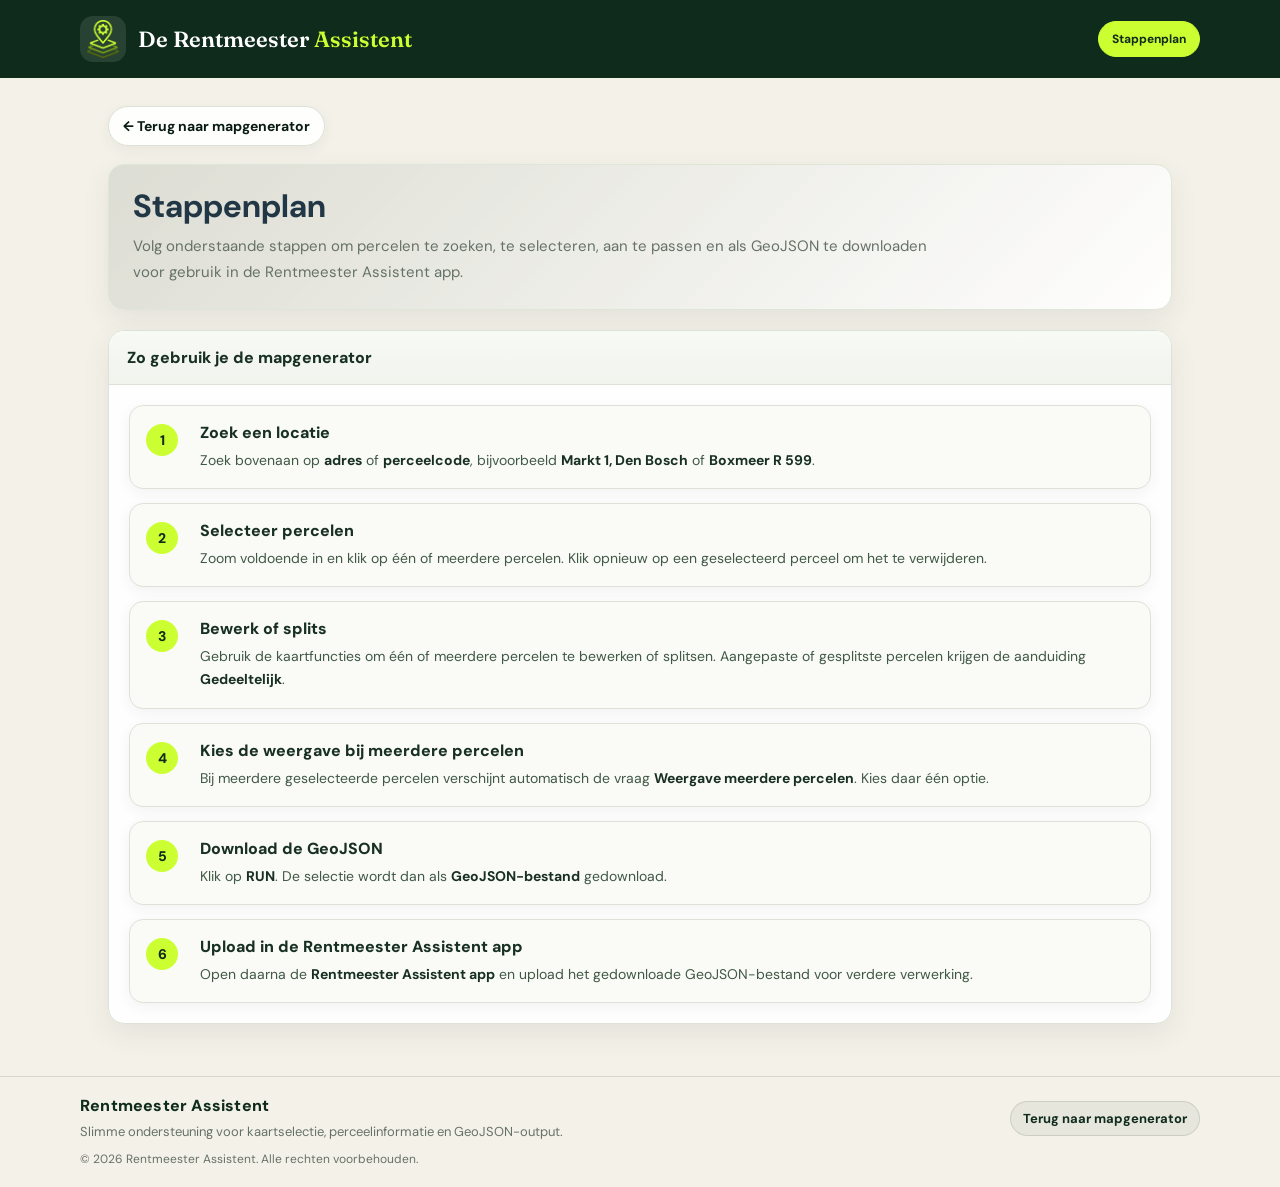
<file: help.html>
<!DOCTYPE html>
<html lang="nl">
<head>
  <meta charset="UTF-8" />
  <meta name="viewport" content="width=device-width, initial-scale=1.0" />
  <title>Help | Rentmeester Assistent</title>

  <link rel="preconnect" href="https://fonts.googleapis.com">
  <link rel="preconnect" href="https://fonts.gstatic.com" crossorigin>
  <link href="https://fonts.googleapis.com/css2?family=DM+Sans:wght@400;500;600;700&family=Fraunces:wght@600;700&display=swap" rel="stylesheet">
  <style>
    :root {
      --brand: #0F2B1B;
      --brand-dark: #091C11;
      --brand-soft: #F1F6EA;
      --brand-soft-2: #F8FAF4;
      --bg: #F3F4EE;
      --panel: #ffffff;
      --text: #17251C;
      --text-soft: #667267;
      --border: #DCE2D7;
      --border-strong: #C8D1C3;
      --shadow: 0 10px 28px rgba(34, 52, 67, 0.08);
      --shadow-soft: 0 4px 14px rgba(34, 52, 67, 0.06);
      --radius: 16px;
    }

    * {
      box-sizing: border-box;
    }

    html, body {
      margin: 0;
      padding: 0;
      font-family: Arial, Helvetica, sans-serif;
      background:
        radial-gradient(circle at top left, #fafbfd 0%, #F3F4EE 45%, #E8ECE3 100%);
      color: var(--text);
    }

    body {
      min-height: 100vh;
      display: flex;
      flex-direction: column;
    }

    header {
      backdrop-filter: blur(10px);
      background: linear-gradient(135deg, #0F2B1B 0%, #091C11 100%);
      border-bottom: 1px solid rgba(255,255,255,0.10);
      box-shadow: 0 8px 24px rgba(0,0,0,0.10);
    }

    .header-inner {
      max-width: 1600px;
      margin: 0 auto;
      padding: 16px 24px;
      display: flex;
      flex-wrap: wrap;
      align-items: center;
      justify-content: space-between;
      gap: 14px;
    }

    .brand-block {
      display: flex;
      align-items: center;
      gap: 14px;
      min-width: 0;
    }

    .brand-logo {
      width: 52px;
      height: 52px;
      object-fit: contain;
      border-radius: 12px;
      background: rgba(255,255,255,0.12);
      padding: 6px;
      box-shadow: 0 4px 12px rgba(0,0,0,0.10);
      flex-shrink: 0;
    }

    .brand-text {
      display: flex;
      flex-direction: column;
      justify-content: center;
      min-width: 0;
    }

    .brand-title {
      margin: 0;
      font-size: 28px;
      font-weight: 800;
      color: #ffffff;
      letter-spacing: 0.2px;
      line-height: 1.1;
    }

    .header-badge {
      padding: 9px 14px;
      border-radius: 999px;
      background: rgba(255,255,255,0.12);
      border: 1px solid rgba(255,255,255,0.18);
      font-size: 12px;
      font-weight: 800;
      color: #ffffff;
      white-space: nowrap;
      box-shadow: inset 0 1px 0 rgba(255,255,255,0.08);
    }

    .page {
      flex: 1;
      width: 100%;
      max-width: 1100px;
      margin: 0 auto;
      padding: 28px 18px;
    }

    .breadcrumb {
      margin-bottom: 18px;
    }

    .back-link {
      display: inline-flex;
      align-items: center;
      gap: 8px;
      text-decoration: none;
      color: var(--brand-dark);
      font-weight: 700;
      font-size: 14px;
      padding: 10px 14px;
      border-radius: 999px;
      background: rgba(255,255,255,0.9);
      border: 1px solid var(--border);
      box-shadow: var(--shadow-soft);
      transition: 0.18s ease;
    }

    .back-link:hover {
      transform: translateY(-1px);
      background: #fff;
      border-color: #BFCDB7;
    }

    .intro-card {
      margin-bottom: 20px;
      background: linear-gradient(135deg, rgba(15, 43, 27, 0.10), rgba(255,255,255,0.92));
      border: 1px solid #DDE6D7;
      border-radius: var(--radius);
      padding: 24px;
      box-shadow: var(--shadow);
    }

    .hero-title {
      margin: 0 0 10px;
      font-size: 32px;
      line-height: 1.1;
      color: #223745;
    }

    .hero-text {
      margin: 0;
      font-size: 15px;
      line-height: 1.7;
      color: var(--text-soft);
      max-width: 820px;
    }

    .card {
      background: rgba(255,255,255,0.96);
      border: 1px solid var(--border);
      border-radius: var(--radius);
      overflow: hidden;
      box-shadow: var(--shadow);
    }

    .card-header {
      padding: 16px 18px;
      background: linear-gradient(to bottom, #F8FAF5, #F0F4ED);
      border-bottom: 1px solid var(--border);
    }

    .card-title {
      margin: 0;
      font-size: 16px;
      font-weight: 800;
      color: #183021;
    }

    .card-content {
      padding: 20px;
    }

    .step-list {
      display: grid;
      gap: 14px;
    }

    .step-item {
      background: #FAFBF7;
      border: 1px solid var(--border);
      border-radius: 14px;
      padding: 16px;
      box-shadow: var(--shadow-soft);
      display: grid;
      grid-template-columns: 40px 1fr;
      gap: 14px;
      align-items: start;
    }

    .step-number {
      display: inline-flex;
      align-items: center;
      justify-content: center;
      width: 32px;
      height: 32px;
      border-radius: 999px;
      background: var(--brand);
      color: #fff;
      font-weight: 800;
      font-size: 14px;
      margin-top: 2px;
    }

    .step-body {
      min-width: 0;
    }

    .step-title {
      font-size: 16px;
      font-weight: 800;
      color: #183021;
      margin-bottom: 6px;
    }

    .step-text {
      font-size: 14px;
      line-height: 1.65;
      color: #405845;
    }

    .step-text strong {
      color: #183021;
    }

    .site-footer {
      margin-top: 24px;
      background: linear-gradient(180deg, rgba(15, 43, 27, 0.98), rgba(53, 82, 103, 0.98));
      border-top: 1px solid rgba(255,255,255,0.08);
      color: #ffffff;
      box-shadow: 0 -6px 18px rgba(0,0,0,0.05);
    }

    .footer-inner {
      max-width: 1600px;
      margin: 0 auto;
      padding: 22px 24px;
      display: flex;
      align-items: center;
      justify-content: space-between;
      gap: 20px;
      flex-wrap: wrap;
    }

    .footer-left {
      display: flex;
      flex-direction: column;
      gap: 6px;
    }

    .footer-title {
      font-size: 16px;
      font-weight: 800;
      letter-spacing: 0.2px;
    }

    .footer-text {
      font-size: 13px;
      color: rgba(255,255,255,0.82);
      line-height: 1.5;
    }

    .footer-right {
      display: flex;
      align-items: center;
      gap: 10px;
      flex-wrap: wrap;
    }

    .footer-link {
      color: #ffffff;
      text-decoration: none;
      font-size: 13px;
      font-weight: 700;
      padding: 8px 12px;
      border-radius: 999px;
      background: rgba(255,255,255,0.10);
      border: 1px solid rgba(255,255,255,0.16);
      transition: 0.18s ease;
    }

    .footer-link:hover {
      background: rgba(255,255,255,0.18);
      border-color: rgba(255,255,255,0.24);
    }

    .footer-bottom {
      max-width: 1600px;
      margin: 0 auto;
      padding: 0 24px 20px;
      font-size: 12px;
      color: rgba(255,255,255,0.72);
    }

    @media (max-width: 700px) {
      .header-inner {
        padding: 16px;
      }

      .brand-logo {
        width: 44px;
        height: 44px;
        padding: 5px;
      }

      .brand-title {
        font-size: 24px;
      }

      .page {
        padding: 18px 12px;
      }

      .hero-title {
        font-size: 28px;
      }

      .step-item {
        grid-template-columns: 1fr;
        gap: 10px;
      }

      .footer-inner,
      .footer-bottom {
        padding-left: 16px;
        padding-right: 16px;
      }

      .footer-inner {
        align-items: flex-start;
      }

      .footer-right {
        width: 100%;
      }
    }
  

    /* Huisstijl: alleen kleurwijzigingen; indeling en functies blijven origineel. */
    :root {
      --brand: #0F2B1B;
      --brand-dark: #091C11;
      --brand-soft: #F1F6EA;
      --brand-soft-2: #F8FAF4;
      --bg: #F3F4EE;
      --panel: #ffffff;
      --text: #17251C;
      --text-soft: #667267;
      --border: #DCE2D7;
      --border-strong: #C8D1C3;
      --accent: #A8D900;
      --accent-fill: rgba(204,255,49,.22);
      --run: #CCFF31;
      --run-hover: #B8EB24;
    }

    header {
      background: linear-gradient(135deg, #0F2B1B 0%, #091C11 100%);
    }

    .header-nav-btn.active {
      background: #CCFF31;
      border-color: #CCFF31;
      color: #0F2B1B;
    }

    .header-nav-btn.active:hover {
      background: #DBFF73;
      border-color: #DBFF73;
      color: #0F2B1B;
    }

    .toolbar-link,
    .run-btn,
    .file-upload-btn {
      background: linear-gradient(to bottom, #CCFF31, #B8EB24) !important;
      border-color: #A7D600 !important;
      color: #0F2B1B !important;
      box-shadow: 0 8px 18px rgba(15,43,27,.16) !important;
    }

    .toolbar-link:hover,
    .run-btn:hover,
    .file-upload-btn:hover {
      background: linear-gradient(to bottom, #DBFF73, #C7F23B) !important;
      border-color: #98C500 !important;
      color: #0F2B1B !important;
    }

    .step-number {
      background: #CCFF31;
      color: #0F2B1B;
    }

    .site-footer {
      background: linear-gradient(180deg, #0F2B1B, #091C11);
    }

  
    .brand-home-link {
      display: inline-flex;
      align-items: center;
      color: inherit;
      text-decoration: none;
      border-radius: 14px;
    }
    .brand-home-link:focus-visible {
      outline: 3px solid #CCFF31;
      outline-offset: 4px;
    }

  

    /* Gelijke vormgeving op alle pagina's: gebaseerd op de landingspagina. */
    :root {
      --green: #0F2B1B;
      --green-dark: #091C11;
      --lime: #CCFF31;
      --cream: #F4F1E8;
      --white: #FFFFFF;
      --text: #183021;
      --muted: #667267;
      --line: rgba(15, 43, 27, .13);
      --body: "DM Sans", Arial, sans-serif;
      --display: "Fraunces", Georgia, serif;
    }

    html, body {
      font-family: var(--body) !important;
      background: var(--cream) !important;
      color: var(--text);
    }

    .topbar {
      position: relative;
      z-index: 6000;
      background: var(--green) !important;
      color: var(--white);
      border-bottom: 0;
      box-shadow: none;
      backdrop-filter: none;
    }

    .topbar-inner {
      width: min(1120px, calc(100% - 36px));
      max-width: none;
      min-height: 78px;
      margin: 0 auto;
      padding: 0;
      display: flex;
      align-items: center;
      justify-content: space-between;
      gap: 20px;
      flex-wrap: wrap;
    }

    .brand {
      display: inline-flex;
      align-items: center;
      gap: 12px;
      color: var(--white);
      text-decoration: none;
      flex-shrink: 0;
    }

    .brand img {
      width: 46px;
      height: 46px;
      object-fit: contain;
      padding: 4px;
      border-radius: 13px;
      background: rgba(255,255,255,.10);
      box-shadow: none;
    }

    .brand strong {
      font-family: var(--display);
      font-size: 22px;
      font-weight: 600;
      line-height: 1;
      white-space: nowrap;
    }

    .brand span { color: var(--lime); }

    .header-actions {
      display: flex;
      align-items: center;
      justify-content: flex-end;
      gap: 8px;
      flex-wrap: wrap;
    }

    .header-nav-btn,
    .header-badge {
      padding: 9px 13px;
      border-radius: 999px;
      background: rgba(255,255,255,.08);
      border: 1px solid rgba(255,255,255,.16);
      color: var(--white);
      font-family: var(--body);
      font-size: 12px;
      font-weight: 700;
      text-decoration: none;
      white-space: nowrap;
      box-shadow: none;
      transition: background .18s ease, border-color .18s ease, color .18s ease;
    }

    .header-nav-btn:hover {
      background: rgba(255,255,255,.15);
      border-color: rgba(255,255,255,.25);
    }

    .header-nav-btn.active,
    .header-nav-btn.active:hover,
    .header-badge {
      background: var(--lime);
      border-color: var(--lime);
      color: var(--green);
    }

    .page { background: transparent; }

    .site-footer {
      margin-top: 24px;
      background: transparent !important;
      color: var(--muted);
      border-top: 1px solid var(--line);
      box-shadow: none;
    }

    .footer-inner {
      width: min(1120px, calc(100% - 36px));
      max-width: none;
      min-height: 74px;
      margin: 0 auto;
      padding: 18px 0 10px;
    }

    .footer-title { color: var(--green); }
    .footer-text, .footer-bottom { color: var(--muted); }

    .footer-link {
      color: var(--green);
      background: rgba(15,43,27,.05);
      border-color: var(--line);
    }

    .footer-link:hover {
      color: var(--green-dark);
      background: rgba(15,43,27,.10);
      border-color: rgba(15,43,27,.22);
    }

    .footer-bottom {
      width: min(1120px, calc(100% - 36px));
      max-width: none;
      margin: 0 auto;
      padding: 0 0 20px;
    }

    @media (max-width: 900px) {
      .topbar-inner {
        padding: 12px 0;
        align-items: flex-start;
      }
      .header-actions { width: 100%; justify-content: flex-start; }
    }

    @media (max-width: 700px) {
      .topbar-inner { min-height: 70px; }
      .brand strong { font-size: 18px; }
      .brand img { width: 42px; height: 42px; }
      .header-nav-btn { padding: 8px 11px; font-size: 11px; }
    }
</style>
</head>
<body>
  <header class="topbar">
    <div class="topbar-inner header-inner">
      <a class="brand" href="landing.html" aria-label="Terug naar de landingspagina">
        <img src="logo-mark.png" alt="De Rentmeester Assistent">
        <strong>De Rentmeester <span>Assistent</span></strong>
      </a>
      <div class="header-badge">Stappenplan</div>
    </div>
  </header>

  <main class="page">
    <div class="breadcrumb">
      <a href="index.html" class="back-link">← Terug naar mapgenerator</a>
    </div>

    <section class="intro-card">
      <h2 class="hero-title">Stappenplan</h2>
      <p class="hero-text">
        Volg onderstaande stappen om percelen te zoeken, te selecteren, aan te passen en als GeoJSON te downloaden voor gebruik in de Rentmeester Assistent app.
      </p>
    </section>

    <section class="card">
      <div class="card-header">
        <h3 class="card-title">Zo gebruik je de mapgenerator</h3>
      </div>
      <div class="card-content">
        <div class="step-list">
          <div class="step-item">
            <div class="step-number">1</div>
            <div class="step-body">
              <div class="step-title">Zoek een locatie</div>
              <div class="step-text">
                Zoek bovenaan op <strong>adres</strong> of <strong>perceelcode</strong>, bijvoorbeeld
                <strong>Markt 1, Den Bosch</strong> of <strong>Boxmeer R 599</strong>.
              </div>
            </div>
          </div>

          <div class="step-item">
            <div class="step-number">2</div>
            <div class="step-body">
              <div class="step-title">Selecteer percelen</div>
              <div class="step-text">
                Zoom voldoende in en klik op één of meerdere percelen. Klik opnieuw op een geselecteerd perceel om het te verwijderen.
              </div>
            </div>
          </div>

          <div class="step-item">
            <div class="step-number">3</div>
            <div class="step-body">
              <div class="step-title">Bewerk of splits</div>
              <div class="step-text">
                Gebruik de kaartfuncties om één of meerdere percelen te bewerken of splitsen.
                Aangepaste of gesplitste percelen krijgen de aanduiding <strong>Gedeeltelijk</strong>.
              </div>
            </div>
          </div>

          <div class="step-item">
            <div class="step-number">4</div>
            <div class="step-body">
              <div class="step-title">Kies de weergave bij meerdere percelen</div>
              <div class="step-text">
                Bij meerdere geselecteerde percelen verschijnt automatisch de vraag <strong>Weergave meerdere percelen</strong>. Kies daar één optie.
              </div>
            </div>
          </div>

          <div class="step-item">
            <div class="step-number">5</div>
            <div class="step-body">
              <div class="step-title">Download de GeoJSON</div>
              <div class="step-text">
                Klik op <strong>RUN</strong>. De selectie wordt dan als <strong>GeoJSON-bestand</strong> gedownload.
              </div>
            </div>
          </div>

          <div class="step-item">
            <div class="step-number">6</div>
            <div class="step-body">
              <div class="step-title">Upload in de Rentmeester Assistent app</div>
              <div class="step-text">
                Open daarna de <strong>Rentmeester Assistent app</strong> en upload het gedownloade GeoJSON-bestand voor verdere verwerking.
              </div>
            </div>
          </div>
        </div>
      </div>
    </section>
  </main>

  <footer class="site-footer">
    <div class="footer-inner">
      <div class="footer-left">
        <div class="footer-title">Rentmeester Assistent</div>
        <div class="footer-text">
          Slimme ondersteuning voor kaartselectie, perceelinformatie en GeoJSON-output.
        </div>
      </div>

      <div class="footer-right">
        <a href="index.html" class="footer-link">Terug naar mapgenerator</a>
      </div>
    </div>

    <div class="footer-bottom">
      © 2026 Rentmeester Assistent. Alle rechten voorbehouden.
    </div>
  </footer>
</body>
</html>
</file>
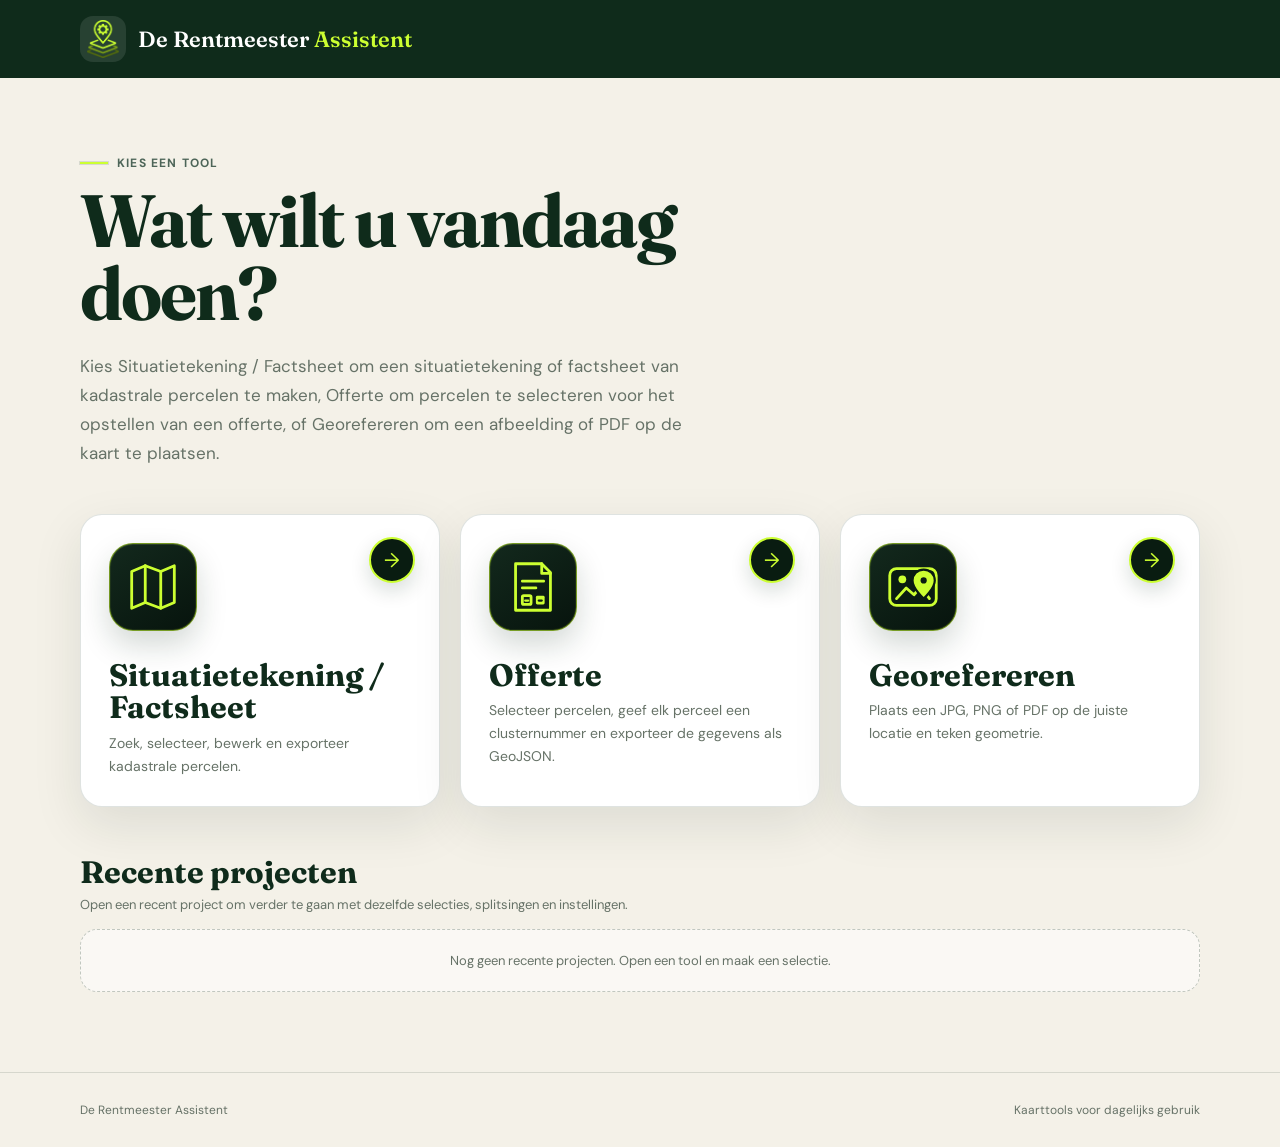
<file: landing.html>
<!DOCTYPE html>
<html lang="nl">
<head>
  <meta charset="UTF-8" />
  <meta name="viewport" content="width=device-width, initial-scale=1.0" />
  <meta name="theme-color" content="#0F2B1B" />
  <meta name="description" content="Startpagina van De Rentmeester Assistent." />
  <title>De Rentmeester Assistent</title>
  <link rel="preconnect" href="https://fonts.googleapis.com">
  <link rel="preconnect" href="https://fonts.gstatic.com" crossorigin>
  <link href="https://fonts.googleapis.com/css2?family=DM+Sans:wght@400;500;600;700&family=Fraunces:wght@600;700&display=swap" rel="stylesheet">
  <style>
    :root {
      --green: #0F2B1B;
      --green-dark: #091C11;
      --lime: #CCFF31;
      --cream: #F4F1E8;
      --white: #FFFFFF;
      --text: #183021;
      --muted: #667267;
      --line: rgba(15, 43, 27, .13);
      --shadow: 0 18px 50px rgba(15, 43, 27, .10);
      --body: "DM Sans", Arial, sans-serif;
      --display: "Fraunces", Georgia, serif;
    }

    * { box-sizing: border-box; }

    html, body {
      margin: 0;
      min-height: 100%;
      font-family: var(--body);
      background: var(--cream);
      color: var(--text);
    }

    body {
      min-height: 100vh;
      display: flex;
      flex-direction: column;
    }

    .topbar {
      background: var(--green);
      color: var(--white);
    }

    .topbar-inner {
      width: min(1120px, calc(100% - 36px));
      min-height: 78px;
      margin: 0 auto;
      display: flex;
      align-items: center;
      justify-content: space-between;
      gap: 20px;
    }

    .brand {
      display: inline-flex;
      align-items: center;
      gap: 12px;
      color: var(--white);
      text-decoration: none;
    }

    .brand img {
      width: 46px;
      height: 46px;
      object-fit: contain;
      padding: 4px;
      border-radius: 13px;
      background: rgba(255,255,255,.10);
    }

    .brand strong {
      font-family: var(--display);
      font-size: 22px;
      font-weight: 600;
    }

    .brand span { color: var(--lime); }

    main {
      flex: 1;
      width: min(1120px, calc(100% - 36px));
      margin: 0 auto;
      padding: 70px 0 80px;
      display: grid;
      align-content: center;
      gap: 46px;
    }

    .intro {
      max-width: 720px;
    }

    .eyebrow {
      display: inline-flex;
      align-items: center;
      gap: 9px;
      margin-bottom: 14px;
      color: #4D6558;
      font-size: 12px;
      font-weight: 700;
      letter-spacing: 1.2px;
      text-transform: uppercase;
    }

    .eyebrow::before {
      content: "";
      width: 28px;
      height: 2px;
      background: var(--lime);
      box-shadow: 0 0 0 1px rgba(15,43,27,.12);
    }

    h1 {
      margin: 0;
      max-width: 700px;
      font-family: var(--display);
      font-size: clamp(44px, 7vw, 74px);
      line-height: .98;
      letter-spacing: -2px;
      color: var(--green);
    }

    .intro p {
      margin: 22px 0 0;
      max-width: 620px;
      color: var(--muted);
      font-size: 17px;
      line-height: 1.7;
    }

    .tools {
      display: grid;
      grid-template-columns: repeat(3, minmax(0, 1fr));
      gap: 20px;
    }

    .tool {
      position: relative;
      min-height: 245px;
      padding: 28px;
      display: flex;
      flex-direction: column;
      justify-content: space-between;
      color: var(--text);
      text-decoration: none;
      background: var(--white);
      border: 1px solid var(--line);
      border-radius: 22px;
      box-shadow: var(--shadow);
      transition: transform .18s ease, border-color .18s ease, box-shadow .18s ease;
      overflow: hidden;
    }

    .tool:hover {
      transform: translateY(-4px);
      border-color: rgba(15, 43, 27, .28);
      box-shadow: 0 24px 60px rgba(15, 43, 27, .14);
    }

    .tool::after {
      content: "→";
      position: absolute;
      right: 24px;
      top: 22px;
      width: 42px;
      height: 42px;
      display: grid;
      place-items: center;
      border-radius: 50%;
      background: var(--green-dark);
      color: var(--lime);
      border: 2px solid var(--lime);
      box-shadow: 0 8px 20px rgba(15,43,27,.16);
      font-size: 20px;
      transition: transform .18s ease, background .18s ease;
    }

    .tool:hover::after { background: var(--green); }

    .tool:hover::after { transform: translateX(3px); }

    .tool-icon {
      width: 88px;
      height: 88px;
      display: grid;
      place-items: center;
      border-radius: 24px;
      background: linear-gradient(145deg, #13291d 0%, #07140d 100%);
      border: 1px solid rgba(204,255,49,.55);
      box-shadow:
        0 14px 30px rgba(15, 43, 27, .18),
        inset 0 1px 0 rgba(255, 255, 255, .05),
        inset 0 0 0 1px rgba(204,255,49,.08);
      transition: transform .18s ease, box-shadow .18s ease, border-color .18s ease;
    }

    .tool:hover .tool-icon {
      transform: translateY(-3px) scale(1.03);
      border-color: var(--lime);
      box-shadow:
        0 18px 36px rgba(15, 43, 27, .24),
        0 0 0 4px rgba(204,255,49,.10),
        inset 0 1px 0 rgba(255, 255, 255, .06);
    }

    .tool-icon svg {
      width: 62px;
      height: 62px;
      display: block;
      overflow: visible;
    }

    .tool-icon .icon-stroke {
      fill: none;
      stroke: var(--lime);
      stroke-width: 2.8;
      stroke-linecap: round;
      stroke-linejoin: round;
      vector-effect: non-scaling-stroke;
    }

    .tool-icon .icon-fill {
      fill: var(--lime);
    }

    .tool-icon .icon-dark {
      fill: #091C11;
      stroke: var(--lime);
      stroke-width: 2.8;
      stroke-linecap: round;
      stroke-linejoin: round;
      vector-effect: non-scaling-stroke;
    }

    .tool-icon .icon-accent {
      fill: var(--lime);
      stroke: #091C11;
      stroke-width: 2.2;
      stroke-linecap: round;
      stroke-linejoin: round;
      vector-effect: non-scaling-stroke;
    }

    .tool h2 {
      margin: 28px 0 8px;
      font-family: var(--display);
      font-size: 31px;
      line-height: 1.05;
      color: var(--green);
    }

    .tool p {
      margin: 0;
      max-width: 420px;
      color: var(--muted);
      font-size: 14px;
      line-height: 1.65;
    }

    footer {
      border-top: 1px solid var(--line);
    }

    .footer-inner {
      width: min(1120px, calc(100% - 36px));
      min-height: 74px;
      margin: 0 auto;
      display: flex;
      align-items: center;
      justify-content: space-between;
      gap: 20px;
      color: var(--muted);
      font-size: 12px;
    }

    @media (max-width: 980px) {
      .tools { grid-template-columns: repeat(2, minmax(0, 1fr)); }
    }

    @media (max-width: 760px) {
      .topbar-inner { min-height: 70px; }
      .brand strong { font-size: 18px; }
      main { padding: 48px 0 58px; gap: 34px; }
      .tools { grid-template-columns: 1fr; }
      .tool { min-height: 220px; }
      .footer-inner {
        min-height: 88px;
        flex-direction: column;
        justify-content: center;
        text-align: center;
      }
    }
  

  </style>
  <link rel="stylesheet" href="ux.css" />
</head>
<body data-ra-tool="landing">
  <header class="topbar">
    <div class="topbar-inner">
      <a class="brand" href="landing.html" aria-label="Terug naar de landingspagina">
        <img src="logo-mark.png" alt="De Rentmeester Assistent">
        <strong>De Rentmeester <span>Assistent</span></strong>
      </a>
    </div>
  </header>

  <main>
    <section class="intro">
      <div class="eyebrow">Kies een tool</div>
      <h1>Wat wilt u vandaag doen?</h1>
      <p>Kies Situatietekening / Factsheet om een situatietekening of factsheet van kadastrale percelen te maken, Offerte om percelen te selecteren voor het opstellen van een offerte, of Georefereren om een afbeelding of PDF op de kaart te plaatsen.</p>
    </section>

    <section class="tools" aria-label="Beschikbare tools">
      <a class="tool" href="index.html" data-tool-key="situatietekening">
        <div>
          <div class="tool-icon" aria-hidden="true">
            <svg viewBox="0 0 64 64" focusable="false">
              <path class="icon-stroke" d="M10 16 24 10l16 6 14-6v38l-14 6-16-6-14 6z"/>
              <path class="icon-stroke" d="M24 10v38M40 16v38"/>
            </svg>
          </div>
          <h2>Situatietekening / Factsheet</h2>
          <p>Zoek, selecteer, bewerk en exporteer kadastrale percelen.</p>
        </div>
      </a>


      <a class="tool" href="offerte.html" data-tool-key="offerte">
        <div>
          <div class="tool-icon" aria-hidden="true">
            <svg viewBox="0 0 64 64" focusable="false">
              <path class="icon-stroke" d="M14 8h27l9 9v39H14z"/>
              <path class="icon-stroke" d="M41 8v10h9"/>
              <path class="icon-stroke" d="M21 26h22M21 33h14"/>
              <rect class="icon-stroke" x="21" y="41" width="9" height="9" rx="1.5"/>
              <rect class="icon-fill" x="35" y="41" width="9" height="9" rx="1.5"/>
              <path d="M24 46h3M38 46h3" fill="none" stroke="#CCFF31" stroke-width="2.4" stroke-linecap="round"/>
              <path d="M38 46h3" fill="none" stroke="#091C11" stroke-width="2.4" stroke-linecap="round"/>
            </svg>
          </div>
          <h2>Offerte</h2>
          <p>Selecteer percelen, geef elk perceel een clusternummer en exporteer de gegevens als GeoJSON.</p>
        </div>
      </a>

      <a class="tool" href="georefereren.html" data-tool-key="georefereren">
        <div>
          <div class="tool-icon" aria-hidden="true">
            <svg viewBox="0 0 64 64" focusable="false">
              <rect class="icon-dark" x="8" y="13" width="48" height="38" rx="7"/>
              <path class="icon-stroke" d="m15 44 10-11 8 7 7-8 9 12"/>
              <path class="icon-fill" d="M21 20a4 4 0 1 1 0 8 4 4 0 0 1 0-8z"/>
              <path class="icon-accent" d="M43 14c-6.4 0-11.5 5-11.5 11.2 0 8.1 11.5 18.8 11.5 18.8s11.5-10.7 11.5-18.8C54.5 19 49.4 14 43 14z"/>
              <path d="M39.8 25.2a3.2 3.2 0 1 0 6.4 0 3.2 3.2 0 0 0-6.4 0z" fill="#091C11"/>
            </svg>
          </div>
          <h2>Georefereren</h2>
          <p>Plaats een JPG, PNG of PDF op de juiste locatie en teken geometrie.</p>
        </div>
      </a>
    </section>

    <section class="ux-recent-section" aria-labelledby="uxRecentTitle">
      <div class="ux-recent-head">
        <div>
          <h2 id="uxRecentTitle">Recente projecten</h2>
          <p>Open een recent project om verder te gaan met dezelfde selecties, splitsingen en instellingen.</p>
        </div>
      </div>
      <div class="ux-recent-grid" id="uxRecentProjects"></div>
    </section>
  </main>

  <footer>
    <div class="footer-inner">
      <span>De Rentmeester Assistent</span>
      <span>Kaarttools voor dagelijks gebruik</span>
    </div>
  </footer>
  <script src="ux-common.js"></script>
  <script src="ux-pages.js"></script>
</body>
</html>
</file>
<file: ux.css>
:root {
  --ux-green: #0F2B1B;
  --ux-green-dark: #091C11;
  --ux-lime: #CCFF31;
  --ux-cream: #F4F1E8;
  --ux-text: #17251C;
  --ux-muted: #667267;
  --ux-line: #DCE2D7;
  --ux-panel: #FFFFFF;
  --ux-danger: #9F2D2D;
  --ux-warning: #8B5E13;
  --ux-success: #1E6A3A;
  --ux-shadow: 0 16px 42px rgba(15, 43, 27, .13);
}

.ux-workspace-shell {
  width: min(1564px, calc(100% - 36px));
  margin: 18px auto 0;
  display: grid;
  gap: 12px;
  position: relative;
  z-index: 3500;
}





.ux-modal-field input,
.ux-modal-field select {
  width: 100%;
  min-height: 42px;
  padding: 10px 12px;
  border: 1px solid #C8D1C3;
  border-radius: 11px;
  background: #fff;
  color: var(--ux-text);
  font: inherit;
  outline: none;
  transition: .16s ease;
}

.ux-modal-field input:focus,
.ux-modal-field select:focus {
  border-color: var(--ux-green);
  box-shadow: 0 0 0 4px rgba(15,43,27,.12);
}


.ux-action-btn,
.ux-primary-btn,
.ux-secondary-btn,
.ux-danger-btn {
  min-height: 40px;
  border-radius: 11px;
  border: 1px solid #C8D1C3;
  background: #fff;
  color: #183021;
  font: inherit;
  font-size: 12px;
  font-weight: 800;
  cursor: pointer;
  transition: transform .15s ease, background .15s ease, border-color .15s ease, opacity .15s ease;
}


.ux-action-btn,
.ux-primary-btn,
.ux-secondary-btn,
.ux-danger-btn {
  padding: 9px 13px;
}

.ux-action-btn:hover:not(:disabled),
.ux-secondary-btn:hover:not(:disabled) {
  transform: translateY(-1px);
  background: #F6F8F3;
  border-color: #AEBBA9;
}

.ux-primary-btn {
  color: #fff;
  border-color: var(--ux-green-dark);
  background: linear-gradient(to bottom, var(--ux-green), var(--ux-green-dark));
  box-shadow: 0 8px 18px rgba(15,43,27,.16);
}

.ux-primary-btn:hover:not(:disabled) {
  transform: translateY(-1px);
  background: linear-gradient(to bottom, #133A24, var(--ux-green-dark));
}

.ux-danger-btn {
  color: #fff;
  border-color: #7F2222;
  background: #9F2D2D;
}

.ux-action-btn:disabled,
.ux-primary-btn:disabled,
.ux-secondary-btn:disabled,
.ux-danger-btn:disabled {
  opacity: .42;
  cursor: not-allowed;
}

.ux-stepper {
  display: grid;
  grid-template-columns: repeat(5, minmax(0, 1fr));
  padding: 8px;
  border: 1px solid var(--ux-line);
  border-radius: 15px;
  background: rgba(255,255,255,.9);
  box-shadow: 0 7px 22px rgba(15,43,27,.06);
  overflow: hidden;
}

.ux-step {
  position: relative;
  min-width: 0;
  display: flex;
  align-items: center;
  gap: 9px;
  padding: 9px 12px;
  border-radius: 11px;
  color: #718075;
  font-size: 12px;
  font-weight: 800;
}

.ux-step + .ux-step::before {
  content: "";
  position: absolute;
  left: -2px;
  top: 25%;
  bottom: 25%;
  width: 1px;
  background: #E0E6DC;
}

.ux-step-number {
  flex: 0 0 auto;
  width: 25px;
  height: 25px;
  display: grid;
  place-items: center;
  border-radius: 999px;
  background: #EDF1EA;
  color: #617064;
  border: 1px solid #D8E0D3;
  font-size: 11px;
}

.ux-step-label {
  overflow: hidden;
  text-overflow: ellipsis;
  white-space: nowrap;
}

.ux-step.is-active {
  color: var(--ux-green-dark);
  background: #F1F6EA;
}

.ux-step.is-active .ux-step-number {
  background: var(--ux-green);
  border-color: var(--ux-green);
  color: #fff;
}

.ux-step.is-complete {
  color: #315B3E;
}

.ux-step.is-complete .ux-step-number {
  color: var(--ux-green-dark);
  background: var(--ux-lime);
  border-color: #B6E928;
}

.ux-validation-panel {
  display: none;
  padding: 12px 13px;
  border: 1px solid #E6B8B8;
  border-radius: 12px;
  background: #FFF4F4;
  color: #6C2020;
  font-size: 13px;
  line-height: 1.45;
}

.ux-validation-panel.is-visible {
  display: block;
}

.ux-validation-title {
  margin-bottom: 6px;
  font-weight: 900;
}

.ux-validation-list {
  margin: 0;
  padding-left: 18px;
}

.ux-validation-list li + li {
  margin-top: 4px;
}

.ux-invalid {
  border-color: #B94B4B !important;
  box-shadow: 0 0 0 4px rgba(185,75,75,.12) !important;
}

.ux-toast-root {
  position: fixed;
  top: 18px;
  right: 18px;
  width: min(390px, calc(100vw - 36px));
  display: grid;
  gap: 10px;
  z-index: 12000;
  pointer-events: none;
}

.ux-toast {
  pointer-events: auto;
  display: grid;
  grid-template-columns: 10px 1fr auto;
  gap: 11px;
  align-items: start;
  padding: 13px 14px;
  border: 1px solid #D7DED3;
  border-radius: 14px;
  background: rgba(255,255,255,.98);
  color: #25352A;
  box-shadow: var(--ux-shadow);
  font-size: 13px;
  line-height: 1.45;
  animation: uxToastIn .18s ease;
}

.ux-toast-marker {
  width: 9px;
  height: 9px;
  margin-top: 5px;
  border-radius: 50%;
  background: #5D7563;
}

.ux-toast.is-success .ux-toast-marker { background: #2F7A49; }
.ux-toast.is-warning .ux-toast-marker { background: #C0841D; }
.ux-toast.is-error .ux-toast-marker { background: #A33131; }

.ux-toast-close {
  border: 0;
  background: transparent;
  color: #657269;
  cursor: pointer;
  font-size: 17px;
  line-height: 1;
}

@keyframes uxToastIn {
  from { opacity: 0; transform: translateY(-6px); }
  to { opacity: 1; transform: translateY(0); }
}

.ux-modal-backdrop {
  position: fixed;
  inset: 0;
  z-index: 11000;
  display: grid;
  place-items: center;
  padding: 22px;
  background: rgba(5,18,11,.56);
  backdrop-filter: blur(4px);
}

.ux-modal {
  width: min(620px, 100%);
  max-height: min(82vh, 780px);
  overflow: auto;
  border: 1px solid rgba(255,255,255,.2);
  border-radius: 20px;
  background: #fff;
  box-shadow: 0 28px 90px rgba(0,0,0,.26);
}

.ux-modal-head {
  display: flex;
  align-items: flex-start;
  justify-content: space-between;
  gap: 20px;
  padding: 20px 22px 14px;
  border-bottom: 1px solid #E3E8DF;
}

.ux-modal-title {
  margin: 0;
  color: var(--ux-green-dark);
  font-size: 22px;
  line-height: 1.2;
}

.ux-modal-subtitle {
  margin: 6px 0 0;
  color: var(--ux-muted);
  font-size: 13px;
  line-height: 1.5;
}

.ux-modal-close {
  flex: 0 0 auto;
  width: 36px;
  height: 36px;
  border: 1px solid #D6DED2;
  border-radius: 10px;
  background: #F8FAF6;
  color: #314638;
  cursor: pointer;
  font-size: 19px;
}

.ux-modal-body {
  padding: 20px 22px;
}

.ux-modal-actions {
  display: flex;
  justify-content: flex-end;
  gap: 10px;
  padding: 14px 22px 20px;
  border-top: 1px solid #E3E8DF;
}

.ux-summary-grid {
  display: grid;
  grid-template-columns: repeat(2, minmax(0,1fr));
  gap: 10px;
}

.ux-summary-item {
  min-width: 0;
  padding: 12px;
  border: 1px solid #DCE3D8;
  border-radius: 13px;
  background: #FAFBF7;
}

.ux-summary-label {
  margin-bottom: 5px;
  color: #6A786D;
  font-size: 11px;
  font-weight: 800;
  text-transform: uppercase;
  letter-spacing: .45px;
}

.ux-summary-value {
  color: #1B3021;
  font-size: 14px;
  font-weight: 800;
  word-break: break-word;
}

.ux-summary-note {
  margin-top: 14px;
  padding: 12px 13px;
  border-radius: 12px;
  background: #F1F6EA;
  border: 1px solid #DDE8D5;
  color: #36513D;
  font-size: 13px;
  line-height: 1.5;
}

.ux-modal-fields {
  display: grid;
  gap: 14px;
}

.ux-modal-field label {
  display: block;
  margin-bottom: 6px;
  color: #284431;
  font-size: 12px;
  font-weight: 800;
}

.ux-recent-section {
  display: grid;
  gap: 16px;
}

.ux-recent-head {
  display: flex;
  align-items: flex-end;
  justify-content: space-between;
  gap: 18px;
}

.ux-recent-head h2 {
  margin: 0;
  color: var(--ux-green);
  font-family: var(--display, Georgia, serif);
  font-size: 31px;
}

.ux-recent-head p {
  margin: 5px 0 0;
  color: var(--ux-muted);
  font-size: 13px;
}

.ux-recent-grid {
  display: grid;
  grid-template-columns: repeat(3, minmax(0,1fr));
  gap: 14px;
}

.ux-recent-card {
  display: flex;
  flex-direction: column;
  gap: 12px;
  min-width: 0;
  padding: 17px;
  border: 1px solid rgba(15,43,27,.13);
  border-radius: 17px;
  background: rgba(255,255,255,.82);
  box-shadow: 0 10px 28px rgba(15,43,27,.07);
}

.ux-recent-title {
  margin: 0;
  color: var(--ux-green-dark);
  font-size: 16px;
  font-weight: 900;
  line-height: 1.3;
  overflow-wrap: anywhere;
}

.ux-recent-meta {
  display: grid;
  gap: 4px;
  color: #647268;
  font-size: 12px;
}

.ux-recent-actions {
  margin-top: auto;
  display: flex;
  justify-content: space-between;
  align-items: center;
  gap: 10px;
}

.ux-tool-badge {
  display: inline-flex;
  padding: 6px 9px;
  border-radius: 999px;
  color: #24452E;
  background: #EFF5E9;
  border: 1px solid #DCE7D4;
  font-size: 10px;
  font-weight: 900;
}

.ux-recent-button-group {
  display: inline-flex;
  align-items: center;
  gap: 8px;
}

.ux-delete-btn {
  min-height: 38px;
  padding: 9px 12px;
  border: 1px solid #D9B8B8;
  border-radius: 11px;
  background: #FFF9F9;
  color: #8A2F2F;
  font: inherit;
  font-size: 12px;
  font-weight: 800;
  cursor: pointer;
  transition: background .16s ease, border-color .16s ease, transform .16s ease;
}

.ux-delete-btn:hover {
  transform: translateY(-1px);
  border-color: #C98F8F;
  background: #FFF0F0;
}

.ux-delete-btn:focus-visible {
  outline: 3px solid rgba(163,49,49,.18);
  outline-offset: 2px;
}

.ux-delete-btn:disabled {
  cursor: wait;
  opacity: .65;
  transform: none;
}

.ux-empty-recent {
  grid-column: 1 / -1;
  padding: 22px;
  border: 1px dashed rgba(15,43,27,.24);
  border-radius: 17px;
  color: #667267;
  background: rgba(255,255,255,.5);
  text-align: center;
  font-size: 13px;
}


@media (max-width: 1080px) {
  .ux-recent-grid { grid-template-columns: repeat(2, minmax(0,1fr)); }
}

@media (max-width: 760px) {
  .ux-workspace-shell {
    width: min(100% - 24px, 1564px);
    margin-top: 12px;
  }
  .ux-stepper {
    grid-template-columns: 1fr;
    gap: 4px;
  }
  .ux-step + .ux-step::before { display: none; }
  .ux-step:not(.is-active):not(.is-complete) { display: none; }
  .ux-summary-grid { grid-template-columns: 1fr; }
  .ux-modal-actions { flex-direction: column-reverse; }
  .ux-modal-actions button { width: 100%; }
  .ux-recent-grid { grid-template-columns: 1fr; }
  .ux-recent-head { align-items: stretch; flex-direction: column; }
  .ux-recent-actions { align-items: flex-start; flex-direction: column; }
  .ux-recent-button-group { width: 100%; }
  .ux-recent-button-group button { flex: 1; }
}
</file>
